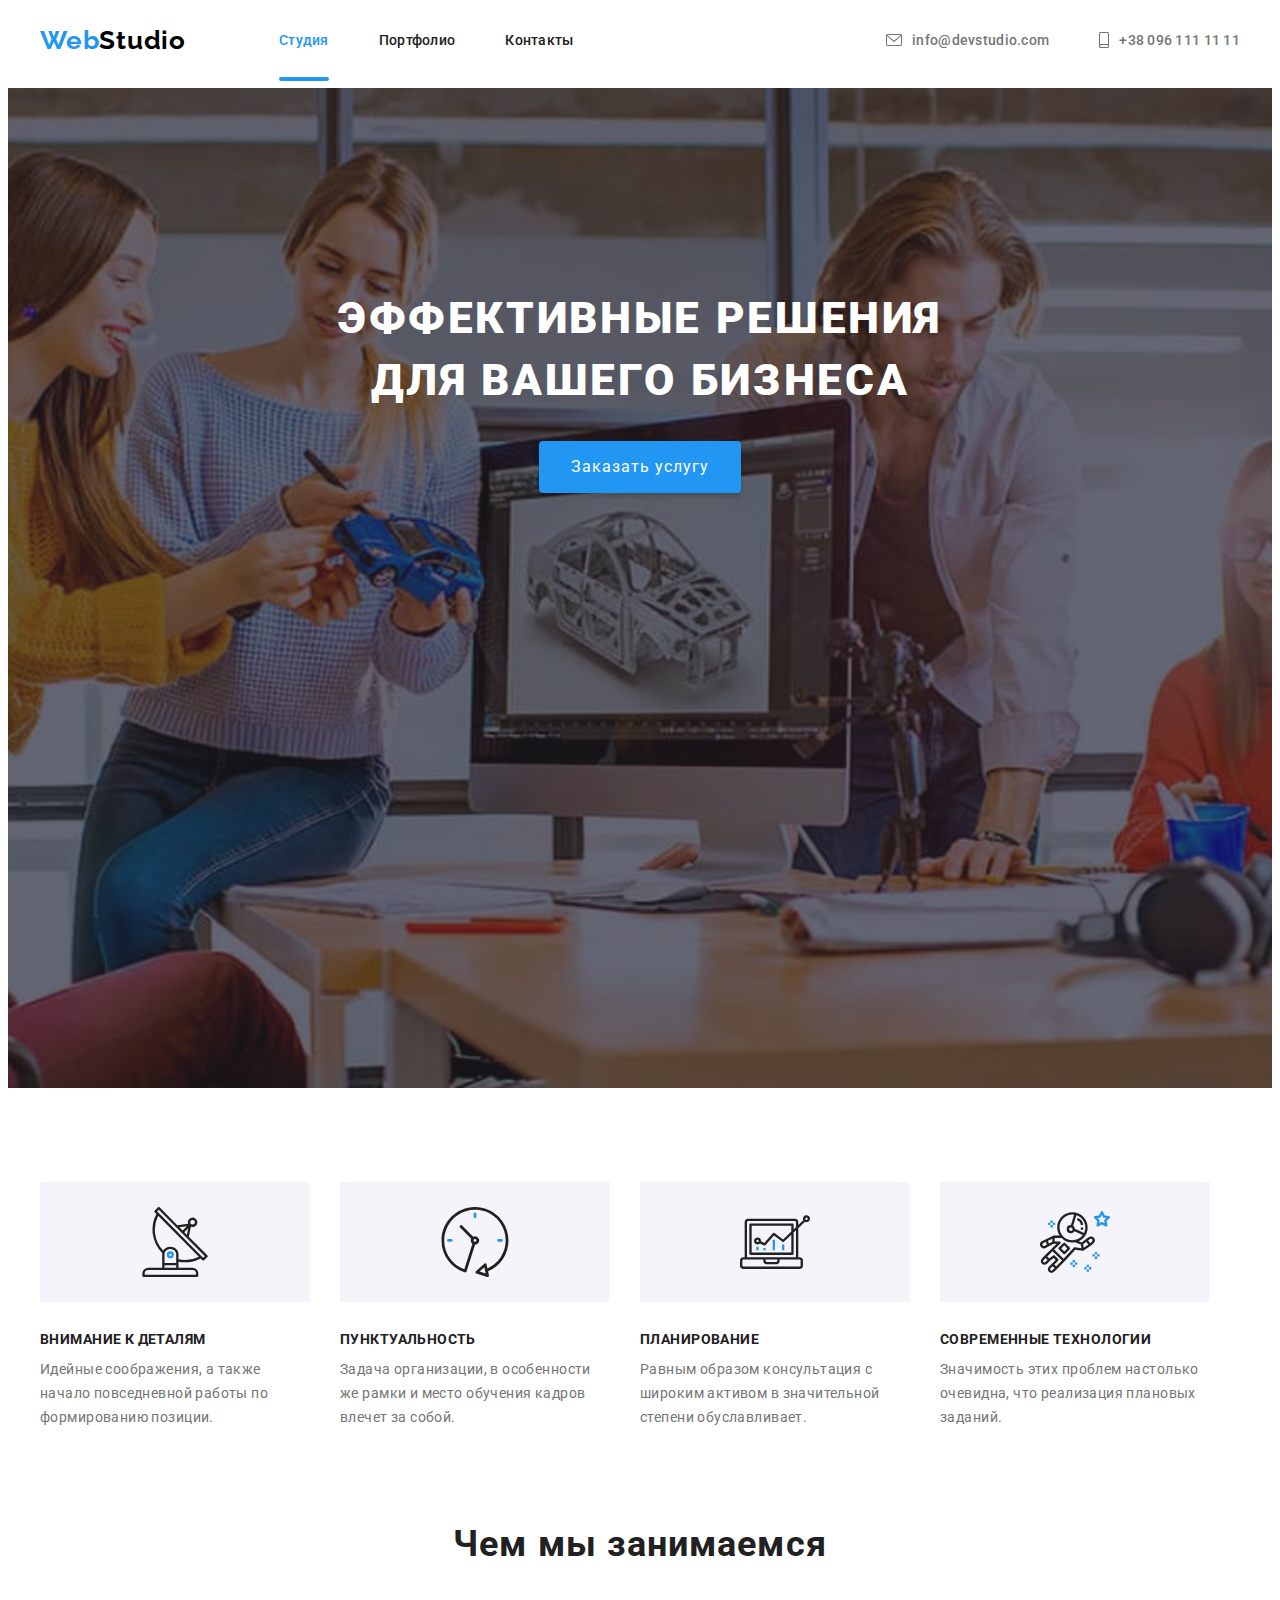
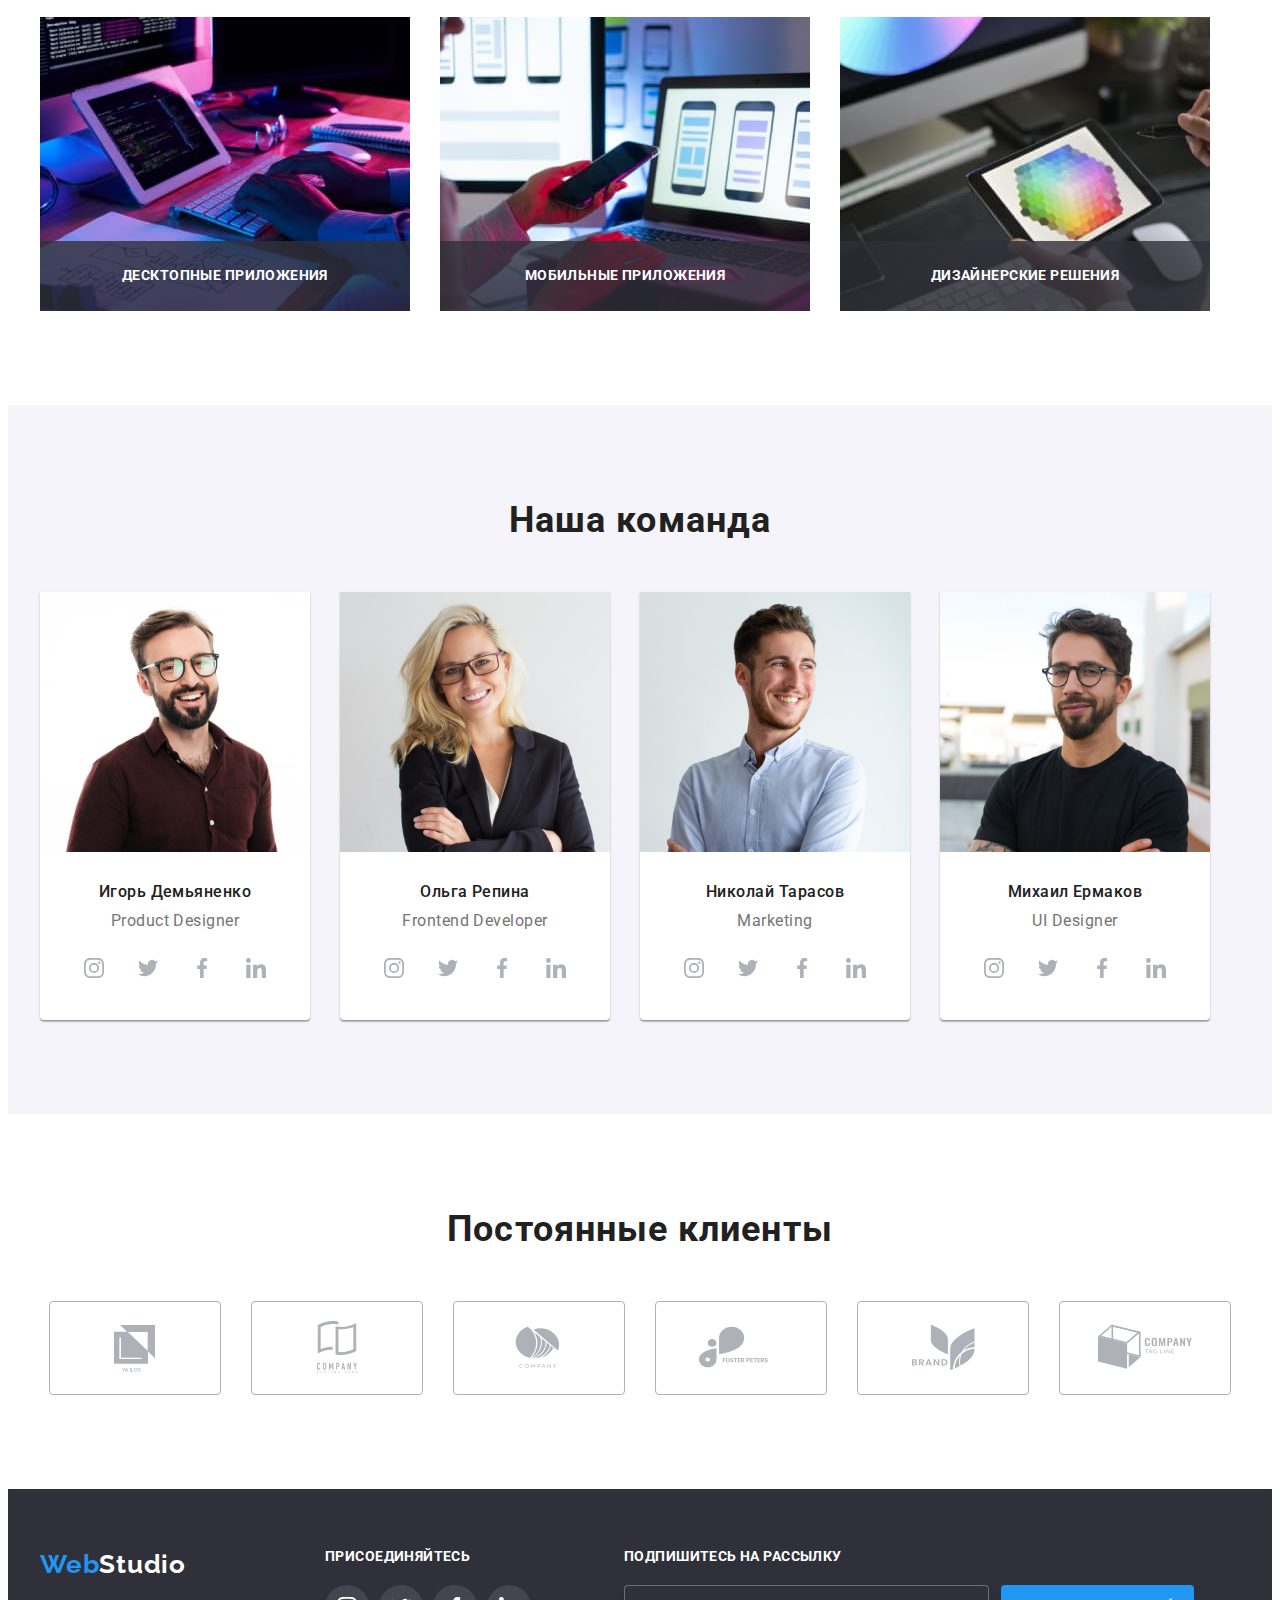
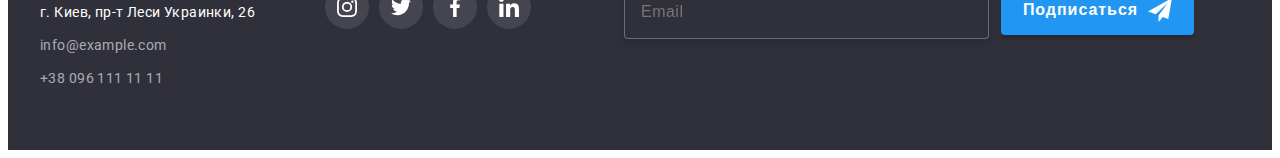
<file: index.html>
<!DOCTYPE html>
<html lang="ru">
  <head>
    <meta charset="UTF-8" />
    <meta http-equiv="X-UA-Compatible" content="IE=edge" />
    <meta name="viewport" content="width=device-width, initial-scale=1.0" />
    <title>Document</title>
    <link
      href="https://fonts.googleapis.com/css2?family=Raleway:wght@700&family=Roboto:wght@400;500;700;900&display=swap"
      rel="stylesheet"
    />
    <link
      rel="stylesheet"
      href="https://cdnjs.cloudflare.com/ajax/libs/modern-normalize/1.1.0/modern-normalize.min.css"
      integrity="sha512-wpPYUAdjBVSE4KJnH1VR1HeZfpl1ub8YT/NKx4PuQ5NmX2tKuGu6U/JRp5y+Y8XG2tV+wKQpNHVUX03MfMFn9Q=="
      crossorigin="anonymous"
      referrerpolicy="no-referrer"
    />
    <link rel="stylesheet" href="./css/reset.css" />
    <link rel="stylesheet" href="./css/styles.css" />
  </head>
  <body>
    <!-- HEADER SECTION -->

    <header class="page-header">
      <!-- HEADER LOGO -->

      <div class="container main-menu">
        <a class="logo" href="./index.html"
          ><span class="logo-web">Web</span>Studio</a
        >

        <!-- HEADER MENU NAVIGATION   -->

        <nav>
          <ul class="site-nav list">
            <li class="item">
              <a href="./index.html" class="link site-nav-link active"
                >Студия</a
              >
            </li>
            <li class="item">
              <a href="./portfolio.html" class="link site-nav-link"
                >Портфолио</a
              >
            </li>
            <li class="item">
              <a href="" class="link site-nav-link">Контакты</a>
            </li>
          </ul>
        </nav>

        <!-- HEADER CONTACTS SECTIONS -->

        <ul class="site-nav-contacts list">
          <li class="contacts-display">
            <a href="mailto:info@devstudio.com" class="link site-contacts-link">
              <svg class="icon-envelope">
                <use href="./images/icons.svg#icon-envelope"></use>
              </svg>
              info@devstudio.com</a
            >
          </li>
          <li class="contacts-display">
            <a href="tel:+380961111111" class="link site-contacts-link">
              <svg class="icon-smartphone">
                <use href="./images/icons.svg#icon-smartphone"></use>
              </svg>
              +38 096 111 11 11</a
            >
          </li>
        </ul>
      </div>
    </header>

    <!-- MAIN/UNIQUES WEBPAGE CONTENT -->

    <main>
      <!-- HERO SECTION -->

      <section class="hero">
        <h1 class="hero-title">Эффективные решения для вашего бизнеса</h1>
        <button class="hero-button" type="button" data-modal-open>
          Заказать услугу
        </button>
      </section>

      <!-- OUR STRONG SIDES SECTION -->

      <section class="section">
        <h2 class="visually-hidden">Наши сильные стороны</h2>
        <div class="container">
          <ul class="flex-container list">
            <li class="flex-element">
              <div class="whatwedo-icons">
                <svg class="whatwedo-icons-item">
                  <use href="./images/icons.svg#icon-antenna"></use>
                </svg>
              </div>
              <h3 class="subsection-title">Внимание к деталям</h3>
              <p>
                Идейные соображения, а также начало повседневной работы по
                формированию позиции.
              </p>
            </li>
            <li class="flex-element">
              <div class="whatwedo-icons">
                <svg class="whatwedo-icons-item">
                  <use href="./images/icons.svg#icon-vector"></use>
                </svg>
              </div>
              <h3 class="subsection-title">Пунктуальность</h3>
              <p>
                Задача организации, в особенности же рамки и место обучения
                кадров влечет за собой.
              </p>
            </li>
            <li class="flex-element">
              <div class="whatwedo-icons">
                <svg class="whatwedo-icons-item">
                  <use href="./images/icons.svg#icon-diagram"></use>
                </svg>
              </div>
              <h3 class="subsection-title">Планирование</h3>
              <p>
                Равным образом консультация с широким активом в значительной
                степени обуславливает.
              </p>
            </li>
            <li class="flex-element">
              <div class="whatwedo-icons">
                <svg class="whatwedo-icons-item">
                  <use href="./images/icons.svg#icon-astronaut"></use>
                </svg>
              </div>
              <h3 class="subsection-title">Современные технологии</h3>
              <p>
                Значимость этих проблем настолько очевидна, что реализация
                плановых заданий.
              </p>
            </li>
          </ul>
        </div>
      </section>

      <!-- WHAT WE DO SECTION-->

      <section>
        <div class="container whatwedo">
          <h2 class="section-title">Чем мы занимаемся</h2>
          <ul class="whatwedo-list list">
            <li class="whatwedo-pictures">
              <img
                src="././images/whatwedo/whatwedo-1.jpg"
                alt="Картинка 1"
                width="370"
              />
              <div class="whatwedo-layer">
                <p class="whatwedo-layer-text">Десктопные приложения</p>
              </div>
              <!-- </div> -->
            </li>
            <li class="whatwedo-pictures">
              <img
                src="././images/whatwedo/whatwedo-2.jpg"
                alt="Картинка 2"
                width="370"
              />
              <div class="whatwedo-layer">
                <p class="whatwedo-layer-text">Мобильные приложения</p>
              </div>
            </li>
            <li class="whatwedo-pictures">
              <img
                src="././images/whatwedo/whatwedo-3.jpg"
                alt="Картинка 3"
                width="370"
              />
              <div class="whatwedo-layer">
                <p class="whatwedo-layer-text">Дизайнерские решения</p>
              </div>
            </li>
          </ul>
        </div>
      </section>

      <!-- OUR TEAM SECTION -->

      <section class="section team">
        <div class="container">
          <h2 class="section-title">Наша команда</h2>
          <ul class="flex-container team list">
            <li class="flex-element-team">
              <img
                src="././images/ourteam/ourteam-1.jpg"
                alt="Игорь Демьяненко"
                width="270"
              />
              <div class="team-description">
                <h3 class="team-names">Игорь Демьяненко</h3>
                <p class="team-professions">Product Designer</p>
                <!-- SOCIAL ICONS -->
                <ul class="team-social">
                  <li class="team-item">
                    <a
                      class="team-link"
                      href="https://www.instagram.com/"
                      target="_blank"
                      rel="noopener noreferrer"
                      aria-label="Instragram Icon"
                    >
                      <svg class="team-icon">
                        <use href="./images/icons.svg#icon-instagram"></use>
                      </svg>
                    </a>
                  </li>
                  <li class="team-item">
                    <a
                      class="team-link"
                      href="https://twitter.com/?lang=en"
                      target="_blank"
                      rel="noopener noreferrer"
                      aria-label="Twitter Icon"
                    >
                      <svg class="team-icon">
                        <use href="./images/icons.svg#icon-twitter"></use>
                      </svg>
                    </a>
                  </li>
                  <li class="team-item">
                    <a
                      class="team-link"
                      href="https://twitter.com/?lang=en"
                      target="_blank"
                      rel="noopener noreferrer"
                      aria-label="Facebook Icon"
                    >
                      <svg class="team-icon">
                        <use href="./images/icons.svg#icon-facebook"></use>
                      </svg>
                    </a>
                  </li>
                  <li class="team-item">
                    <a
                      class="team-link"
                      href="https://www.linkedin.com/"
                      target="_blank"
                      rel="noopener noreferrer"
                      aria-label="LinkedIn Icon"
                    >
                      <svg class="team-icon">
                        <use href="./images/icons.svg#icon-linkedin"></use>
                      </svg>
                    </a>
                  </li>
                </ul>
              </div>
            </li>
            <li class="flex-element-team">
              <img
                src="././images/ourteam/ourteam-2.jpg"
                alt="Ольга Репина"
                width="270"
              />
              <div class="team-description">
                <h3 class="team-names">Ольга Репина</h3>
                <p class="team-professions">Frontend Developer</p>
                <!-- SOCIAL ICONS -->
                <ul class="team-social">
                  <li class="team-item">
                    <a
                      class="team-link"
                      href="https://www.instagram.com/"
                      target="_blank"
                      rel="noopener noreferrer"
                      aria-label="Instragram Icon"
                    >
                      <svg class="team-icon">
                        <use href="./images/icons.svg#icon-instagram"></use>
                      </svg>
                    </a>
                  </li>
                  <li class="team-item">
                    <a
                      class="team-link"
                      href="https://twitter.com/?lang=en"
                      target="_blank"
                      rel="noopener noreferrer"
                      aria-label="Twitter Icon"
                    >
                      <svg class="team-icon">
                        <use href="./images/icons.svg#icon-twitter"></use>
                      </svg>
                    </a>
                  </li>
                  <li class="team-item">
                    <a
                      class="team-link"
                      href="https://twitter.com/?lang=en"
                      target="_blank"
                      rel="noopener noreferrer"
                      aria-label="Facebook Icon"
                    >
                      <svg class="team-icon">
                        <use href="./images/icons.svg#icon-facebook"></use>
                      </svg>
                    </a>
                  </li>
                  <li class="team-item">
                    <a
                      class="team-link"
                      href="https://www.linkedin.com/"
                      target="_blank"
                      rel="noopener noreferrer"
                      aria-label="LinkedIn Icon"
                    >
                      <svg class="team-icon">
                        <use href="./images/icons.svg#icon-linkedin"></use>
                      </svg>
                    </a>
                  </li>
                </ul>
              </div>
            </li>
            <li class="flex-element-team">
              <img
                src="././images/ourteam/ourteam-3.jpg"
                alt="Николай Тарасов"
                width="270"
              />
              <div class="team-description">
                <h3 class="team-names">Николай Тарасов</h3>
                <p class="team-professions">Marketing</p>
                <!-- SOCIAL ICONS -->
                <ul class="team-social">
                  <li class="team-item">
                    <a
                      class="team-link"
                      href="https://www.instagram.com/"
                      target="_blank"
                      rel="noopener noreferrer"
                      aria-label="Instragram Icon"
                    >
                      <svg class="team-icon">
                        <use href="./images/icons.svg#icon-instagram"></use>
                      </svg>
                    </a>
                  </li>
                  <li class="team-item">
                    <a
                      class="team-link"
                      href="https://twitter.com/?lang=en"
                      target="_blank"
                      rel="noopener noreferrer"
                      aria-label="Twitter Icon"
                    >
                      <svg class="team-icon">
                        <use href="./images/icons.svg#icon-twitter"></use>
                      </svg>
                    </a>
                  </li>
                  <li class="team-item">
                    <a
                      class="team-link"
                      href="https://twitter.com/?lang=en"
                      target="_blank"
                      rel="noopener noreferrer"
                      aria-label="Facebook Icon"
                    >
                      <svg class="team-icon">
                        <use href="./images/icons.svg#icon-facebook"></use>
                      </svg>
                    </a>
                  </li>
                  <li class="team-item">
                    <a
                      class="team-link"
                      href="https://www.linkedin.com/"
                      target="_blank"
                      rel="noopener noreferrer"
                      aria-label="LinkedIn Icon"
                    >
                      <svg class="team-icon">
                        <use href="./images/icons.svg#icon-linkedin"></use>
                      </svg>
                    </a>
                  </li>
                </ul>
              </div>
            </li>
            <li class="flex-element-team">
              <img
                src="././images/ourteam/ourteam-4.jpg"
                alt="Михаил Ермаков"
                width="270"
              />
              <div class="team-description">
                <h3 class="team-names">Михаил Ермаков</h3>
                <p class="team-professions">UI Designer</p>
                <!-- SOCIAL ICONS -->
                <ul class="team-social">
                  <li class="team-item">
                    <a
                      class="team-link"
                      href="https://www.instagram.com/"
                      target="_blank"
                      rel="noopener noreferrer"
                      aria-label="Instragram Icon"
                    >
                      <svg class="team-icon">
                        <use href="./images/icons.svg#icon-instagram"></use>
                      </svg>
                    </a>
                  </li>
                  <li class="team-item">
                    <a
                      class="team-link"
                      href="https://twitter.com/?lang=en"
                      target="_blank"
                      rel="noopener noreferrer"
                      aria-label="Twitter Icon"
                    >
                      <svg class="team-icon">
                        <use href="./images/icons.svg#icon-twitter"></use>
                      </svg>
                    </a>
                  </li>
                  <li class="team-item">
                    <a
                      class="team-link"
                      href="https://twitter.com/?lang=en"
                      target="_blank"
                      rel="noopener noreferrer"
                      aria-label="Facebook Icon"
                    >
                      <svg class="team-icon">
                        <use href="./images/icons.svg#icon-facebook"></use>
                      </svg>
                    </a>
                  </li>
                  <li class="team-item">
                    <a
                      class="team-link"
                      href="https://www.linkedin.com/"
                      target="_blank"
                      rel="noopener noreferrer"
                      aria-label="LinkedIn Icon"
                    >
                      <svg class="team-icon">
                        <use href="./images/icons.svg#icon-linkedin"></use>
                      </svg>
                    </a>
                  </li>
                </ul>
              </div>
            </li>
          </ul>
        </div>
      </section>
    </main>

    <!-- OUR CUSTOMERS SECTION -->

    <section class="section">
      <div class="container">
        <h2 class="section-title">Постоянные клиенты</h2>
        <ul class="customers-list">
          <li class="customers-items">
            <a
              class="customers-link"
              href=""
              target="_blank"
              rel="noopener noreferrer"
              aria-label="Our client 1"
            >
              <svg class="customers-icon">
                <use href="./images/icons.svg#icon-client1"></use>
              </svg>
            </a>
          </li>
          <li class="customers-items">
            <a
              class="customers-link"
              href=""
              target="_blank"
              rel="noopener noreferrer"
              aria-label="Our client 2"
            >
              <svg class="customers-icon">
                <use href="./images/icons.svg#icon-client2"></use>
              </svg>
            </a>
          </li>
          <li class="customers-items">
            <a
              class="customers-link"
              href=""
              target="_blank"
              rel="noopener noreferrer"
              aria-label="Our client 3"
            >
              <svg class="customers-icon">
                <use href="./images/icons.svg#icon-client3"></use>
              </svg>
            </a>
          </li>
          <li class="customers-items">
            <a
              class="customers-link"
              href=""
              target="_blank"
              rel="noopener noreferrer"
              aria-label="Our client 4"
            >
              <svg class="customers-icon">
                <use href="./images/icons.svg#icon-client4"></use>
              </svg>
            </a>
          </li>
          <li class="customers-items">
            <a
              class="customers-link"
              href=""
              target="_blank"
              rel="noopener noreferrer"
              aria-label="Our client 5"
            >
              <svg class="customers-icon">
                <use href="./images/icons.svg#icon-client5"></use>
              </svg>
            </a>
          </li>
          <li class="customers-items">
            <a
              class="customers-link"
              href=""
              target="_blank"
              rel="noopener noreferrer"
              aria-label="Our client "
            >
              <svg class="customers-icon">
                <use href="./images/icons.svg#icon-client6"></use>
              </svg>
            </a>
          </li>
        </ul>
      </div>
    </section>

    <!-- PAGE FOOTER SECTION-->

    <footer class="footer">
      <div class="container">
        <div class="footer-container">
          <div class="footer-address">
            <div class="logo-footer">
              <a class="logo" href=""
                ><span class="logo-web">Web</span
                ><span class="logo-studio-footer">Studio</span></a
              >
            </div>
            <address>
              <p class="contacts-items addess-footer">
                г. Киев, пр-т Леси Украинки, 26
              </p>
              <a
                class="contacts-items contacts-footer link"
                href="mailto:info@example.com"
                >info@example.com</a
              >
              <a
                class="contacts-items contacts-footer link"
                href="tel:+380961111111"
                >+38 096 111 11 11</a
              >
            </address>
          </div>

          <!-- FOOTER JOIN US SECTION -->

          <div>
            <p class="join-us-title">Присоединяйтесь</p>
            <ul class="join-us-list">
              <li class="join-us-item">
                <a
                  class="join-us-link"
                  href="https://www.instagram.com/"
                  target="_blank"
                  rel="noopener noreferrer"
                  aria-label="Instragram Icon"
                >
                  <svg class="join-us-icon">
                    <use href="./images/icons.svg#icon-instagram"></use>
                  </svg>
                </a>
              </li>
              <li class="join-us-item">
                <a
                  class="join-us-link"
                  href="https://twitter.com/?lang=en"
                  target="_blank"
                  rel="noopener noreferrer"
                  aria-label="Twitter Icon"
                >
                  <svg class="join-us-icon">
                    <use href="./images/icons.svg#icon-twitter"></use>
                  </svg>
                </a>
              </li>
              <li class="join-us-item">
                <a
                  class="join-us-link"
                  href="https://twitter.com/?lang=en"
                  target="_blank"
                  rel="noopener noreferrer"
                  aria-label="Facebook Icon"
                >
                  <svg class="join-us-icon">
                    <use href="./images/icons.svg#icon-facebook"></use>
                  </svg>
                </a>
              </li>
              <li class="join-us-item">
                <a
                  class="join-us-link"
                  href="https://www.linkedin.com/"
                  target="_blank"
                  rel="noopener noreferrer"
                  aria-label="LinkedIn Icon"
                >
                  <svg class="join-us-icon">
                    <use href="./images/icons.svg#icon-linkedin"></use>
                  </svg>
                </a>
              </li>
            </ul>
          </div>

          <!-- SIGN UP FOOTER -->

          <form action="#" class="sign-up-form" autocomplete="off">
            <p class="sign-up-title">Подпишитесь на рассылку</p>
            <div class="sign-up-field">
              <input
                class="sign-up-input"
                type="email"
                name="email"
                placeholder="Email"
              />
              <button class="sign-up-button" type="submit">
                Подписаться
                <svg class="sign-up-icon">
                  <use href="./images/icons.svg#icon-telegram"></use>
                </svg>
              </button>
            </div>
          </form>
        </div>
      </div>
    </footer>

    <!-- MODAL WINDOW "MAKE AN ORDER" BUTTON -->

    <div class="backdrop is-hidden" data-modal>
      <div class="modal">
        <!-- MODAL FORM CLOSE BUTTON -->

        <button class="modal-close-button" data-modal-close>
          <svg class="icon-close-button">
            <use href="./images/icons.svg#icon-close-button"></use>
          </svg>
        </button>

        <!-- MODAL SUBMIT FORM -->

        <p class="modal-header">Оставьте свои данные, мы вам перезвоним</p>
        <form action="#" class="modal-form" autocomplete="off">
          <label class="modal-label"
            >Имя
            <span class="modal-field">
              <input class="modal-input" type="text" name="name" required />
              <svg class="modal-icon">
                <use href="./images/icons.svg#icon-modal-name"></use>
              </svg>
            </span>
          </label>
          <label class="modal-label"
            >Телефон
            <span class="modal-field">
              <input
                class="modal-input"
                type="tel"
                name="phone-number"
                required
              />
              <svg class="modal-icon">
                <use href="./images/icons.svg#icon-modal-phone"></use>
              </svg>
            </span>
          </label>
          <label class="modal-label"
            >Почта
            <span class="modal-field">
              <input class="modal-input" type="email" name="email" />
              <svg class="modal-icon">
                <use href="./images/icons.svg#icon-modal-email"></use>
              </svg>
            </span>
          </label>
          <label class="modal-label">
            Комментарий
            <textarea
              class="modal-field-comment"
              name="feedback"
              placeholder="Введите текст"
            ></textarea>
          </label>
          <label class="modal-checkbox">
            <input
              class="checkbox visually-hidden"
              type="checkbox"
              name="terms"
              value="terms"
              required
            />
            <span class="checkbox-icon"></span>
            Соглашаюсь с рассылкой и принимаю
            <a class="terms" href=""> Условия договора </a>
          </label>
          <button class="modal-button" type="submit">Отправить</button>
        </form>
      </div>
    </div>

    <!-- MODAL JS FILE -->

    <script src="./js/modal.js"></script>
  </body>
</html>
</file>
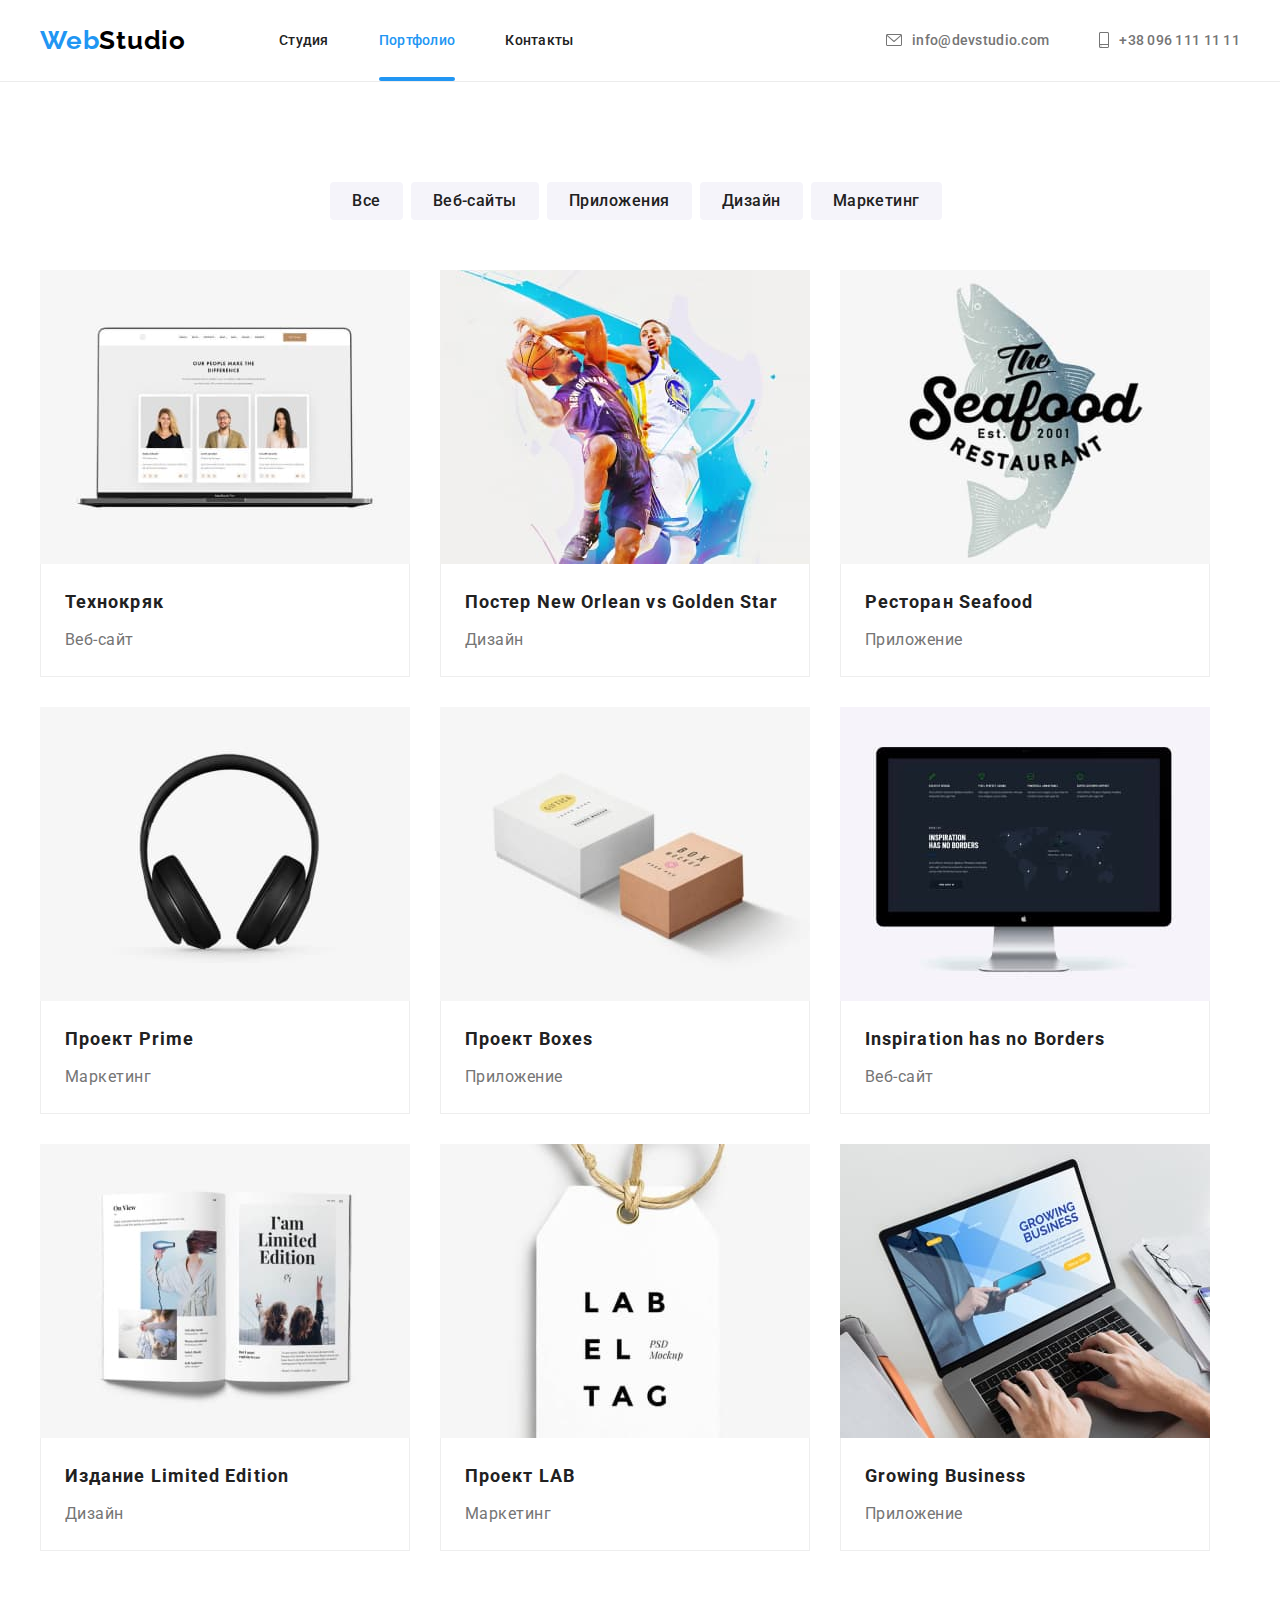
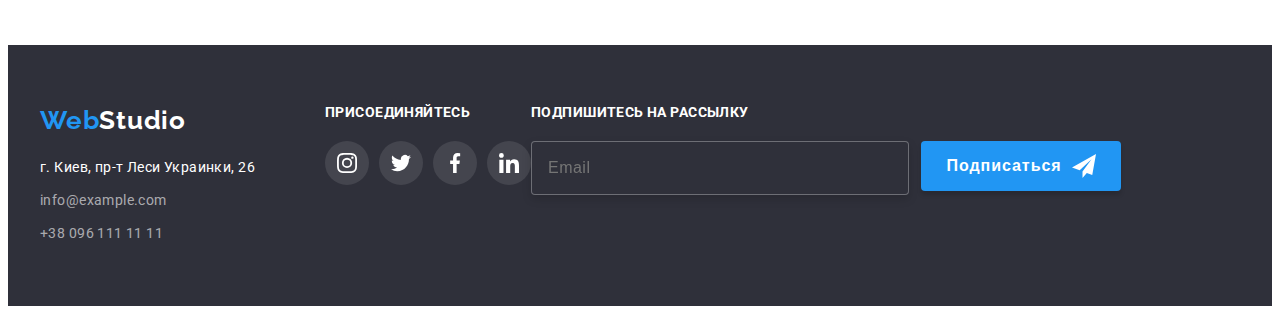
<file: portfolio.html>
<!DOCTYPE html>
<html lang="ru">
  <head>
    <meta charset="UTF-8" />
    <meta http-equiv="X-UA-Compatible" content="IE=edge" />
    <meta name="viewport" content="width=device-width, initial-scale=1.0" />
    <title>Document</title>
    <link
      href="https://fonts.googleapis.com/css2?family=Raleway:wght@700&family=Roboto:wght@400;500;700;900&display=swap"
      rel="stylesheet"
    />
    <link
      rel="stylesheet"
      href="https://cdnjs.cloudflare.com/ajax/libs/modern-normalize/1.1.0/modern-normalize.min.css"
      integrity="sha512-wpPYUAdjBVSE4KJnH1VR1HeZfpl1ub8YT/NKx4PuQ5NmX2tKuGu6U/JRp5y+Y8XG2tV+wKQpNHVUX03MfMFn9Q=="
      crossorigin="anonymous"
      referrerpolicy="no-referrer"
    />
    <link rel="stylesheet" href="./css/reset.css" />
    <link rel="stylesheet" href="./css/styles.css" />
  </head>
  <body>
    <!-- HEADER SECTION -->

    <header class="page-header portfolio-header">
      <!-- HEADER LOGO -->

      <div class="container main-menu">
        <a class="logo" href="./index.html"
          ><span class="logo-web">Web</span>Studio</a
        >

        <!-- HEADER MENU NAVIGATION   -->

        <nav>
          <ul class="site-nav list">
            <li class="item">
              <a href="./index.html" class="link site-nav-link">Студия</a>
            </li>
            <li class="item">
              <a href="./portfolio.html" class="link site-nav-link active"
                >Портфолио</a
              >
            </li>
            <li class="item">
              <a href="" class="link site-nav-link">Контакты</a>
            </li>
          </ul>
        </nav>

        <!-- HEADER CONTACTS SECTIONS -->

        <ul class="site-nav-contacts list">
          <li class="contacts-display">
            <a href="mailto:info@devstudio.com" class="link site-contacts-link">
              <svg class="icon-envelope">
                <use href="./images/icons.svg#icon-envelope"></use>
              </svg>
              info@devstudio.com</a
            >
          </li>
          <li class="contacts-display">
            <a href="tel:+380961111111" class="link site-contacts-link">
              <svg class="icon-smartphone">
                <use href="./images/icons.svg#icon-smartphone"></use>
              </svg>
              +38 096 111 11 11</a
            >
          </li>
        </ul>
      </div>
    </header>

    <!-- MAIN/UNIQUES WEBPAGE CONTENT -->

    <main>
      <section class="section">
        <!-- PORTFOLIO SECTION HEADER -->

        <div class="container">
          <!-- PORTFOLIO FILTERS -->

          <ul class="portfolio-button-container list">
            <li class="portfolio-button-item">
              <button class="portfolio-button" type="button">Все</button>
            </li>
            <li class="portfolio-button-item">
              <button class="portfolio-button" type="button">Веб-сайты</button>
            </li>
            <li class="portfolio-button-item">
              <button class="portfolio-button" type="button">Приложения</button>
            </li>
            <li class="portfolio-button-item">
              <button class="portfolio-button" type="button">Дизайн</button>
            </li>
            <li class="portfolio-button-item">
              <button class="portfolio-button" type="button">Маркетинг</button>
            </li>
          </ul>

          <!-- PORTFOLIO MAIN SECTION - WORK EXAMPLES -->

          <div class="flex-container">
            <ul class="flex-element-portfolio list">
              <li class="works">
                <div class="works-pictures">
                  <img
                    src="././images/portfolio/1-technokryak.jpg"
                    alt="Technokryak Website"
                    width="370"
                  />
                  <p class="works-overlay">
                    Lorem ipsum, dolor sit amet consectetur adipisicing elit.
                    Possimus sapiente deleniti nam aliquid fugiat officia
                    debitis, rem vitae quod tempore.
                  </p>
                </div>
                <div class="works-description">
                  <h2 class="works-title">Технокряк</h2>
                  <p class="works-text">Веб-сайт</p>
                </div>
              </li>
              <li class="works">
                <div class="works-pictures">
                  <img
                    src="././images/portfolio/2-poster.jpg"
                    alt="New Orlean vs Golden Star Poster Design"
                    width="370"
                  />
                  <p class="works-overlay">
                    Lorem ipsum, dolor sit amet consectetur adipisicing elit.
                    Possimus sapiente deleniti nam aliquid fugiat officia
                    debitis, rem vitae quod tempore.
                  </p>
                </div>
                <div class="works-description">
                  <h2 class="works-title">Постер New Orlean vs Golden Star</h2>
                  <p class="works-text">Дизайн</p>
                </div>
              </li>
              <li class="works">
                <div class="works-pictures">
                  <img
                    src="././images/portfolio/3-seafoodrest.jpg"
                    alt="Seafood Restaurant Application"
                    width="370"
                  />
                  <p class="works-overlay">
                    Lorem ipsum, dolor sit amet consectetur adipisicing elit.
                    Possimus sapiente deleniti nam aliquid fugiat officia
                    debitis, rem vitae quod tempore.
                  </p>
                </div>
                <div class="works-description">
                  <h2 class="works-title">Ресторан Seafood</h2>
                  <p class="works-text">Приложение</p>
                </div>
              </li>
              <li class="works">
                <div class="works-pictures">
                  <img
                    src="././images/portfolio/4-projectprime.jpg"
                    alt="Prime Project Marketing"
                    width="370"
                  />
                  <p class="works-overlay">
                    Lorem ipsum, dolor sit amet consectetur adipisicing elit.
                    Possimus sapiente deleniti nam aliquid fugiat officia
                    debitis, rem vitae quod tempore.
                  </p>
                </div>
                <div class="works-description">
                  <h2 class="works-title">Проект Prime</h2>
                  <p class="works-text">Маркетинг</p>
                </div>
              </li>
              <li class="works">
                <div class="works-pictures">
                  <img
                    src="././images/portfolio/5-projectboxes.jpg"
                    alt="Boxes Project Application"
                    width="370"
                  />
                  <p class="works-overlay">
                    Lorem ipsum, dolor sit amet consectetur adipisicing elit.
                    Possimus sapiente deleniti nam aliquid fugiat officia
                    debitis, rem vitae quod tempore.
                  </p>
                </div>
                <div class="works-description">
                  <h2 class="works-title">Проект Boxes</h2>
                  <p class="works-text">Приложение</p>
                </div>
              </li>
              <li class="works">
                <div class="works-pictures">
                  <img
                    src="././images/portfolio/6-inspiration.jpg"
                    alt="Inspiration has no Borders"
                    width="370"
                  />
                  <p class="works-overlay">
                    Lorem ipsum, dolor sit amet consectetur adipisicing elit.
                    Possimus sapiente deleniti nam aliquid fugiat officia
                    debitis, rem vitae quod tempore.
                  </p>
                </div>
                <div class="works-description">
                  <h2 class="works-title">Inspiration has no Borders</h2>
                  <p class="works-text">Веб-сайт</p>
                </div>
              </li>
              <li class="works">
                <div class="works-pictures">
                  <img
                    src="././images/portfolio/7-limitededition.jpg"
                    alt="Limited Edition Design"
                    width="370"
                  />
                  <p class="works-overlay">
                    Lorem ipsum, dolor sit amet consectetur adipisicing elit.
                    Possimus sapiente deleniti nam aliquid fugiat officia
                    debitis, rem vitae quod tempore.
                  </p>
                </div>
                <div class="works-description">
                  <h2 class="works-title">Издание Limited Edition</h2>
                  <p class="works-text">Дизайн</p>
                </div>
              </li>
              <li class="works">
                <div class="works-pictures">
                  <img
                    src="././images/portfolio/8-projectlab.jpg"
                    alt="LAB Project Marketing"
                    width="370"
                  />
                  <p class="works-overlay">
                    Lorem ipsum, dolor sit amet consectetur adipisicing elit.
                    Possimus sapiente deleniti nam aliquid fugiat officia
                    debitis, rem vitae quod tempore.
                  </p>
                </div>
                <div class="works-description">
                  <h2 class="works-title">Проект LAB</h2>
                  <p class="works-text">Маркетинг</p>
                </div>
              </li>
              <li class="works">
                <div class="works-pictures">
                  <img
                    src="././images/portfolio/9-business.jpg"
                    alt="Growing Business Application"
                    width="370"
                  />
                  <p class="works-overlay">
                    Lorem ipsum, dolor sit amet consectetur adipisicing elit.
                    Possimus sapiente deleniti nam aliquid fugiat officia
                    debitis, rem vitae quod tempore.
                  </p>
                </div>
                <div class="works-description">
                  <h2 class="works-title">Growing Business</h2>
                  <p class="works-text">Приложение</p>
                </div>
              </li>
            </ul>
          </div>
        </div>
      </section>
    </main>

    <!-- PAGE FOOTER SECTION-->

    <footer class="footer">
      <div class="container">
        <div class="footer-container">
          <div class="footer-address">
            <div class="logo-footer">
              <a class="logo" href=""
                ><span class="logo-web">Web</span
                ><span class="logo-studio-footer">Studio</span></a
              >
            </div>
            <address>
              <p class="contacts-items addess-footer">
                г. Киев, пр-т Леси Украинки, 26
              </p>
              <a
                class="contacts-items contacts-footer link"
                href="mailto:info@example.com"
                >info@example.com</a
              >
              <a
                class="contacts-items contacts-footer link"
                href="tel:+380961111111"
                >+38 096 111 11 11</a
              >
            </address>
          </div>

          <!-- FOOTER JOIN US SECTION -->

          <div>
            <p class="join-us-title">Присоединяйтесь</p>
            <ul class="join-us-list">
              <li class="join-us-item">
                <a
                  class="join-us-link"
                  href="https://www.instagram.com/"
                  target="_blank"
                  rel="noopener noreferrer"
                  aria-label="Instragram Icon"
                >
                  <svg class="join-us-icon">
                    <use href="./images/icons.svg#icon-instagram"></use>
                  </svg>
                </a>
              </li>
              <li class="join-us-item">
                <a
                  class="join-us-link"
                  href="https://twitter.com/?lang=en"
                  target="_blank"
                  rel="noopener noreferrer"
                  aria-label="Twitter Icon"
                >
                  <svg class="join-us-icon">
                    <use href="./images/icons.svg#icon-twitter"></use>
                  </svg>
                </a>
              </li>
              <li class="join-us-item">
                <a
                  class="join-us-link"
                  href="https://twitter.com/?lang=en"
                  target="_blank"
                  rel="noopener noreferrer"
                  aria-label="Facebook Icon"
                >
                  <svg class="join-us-icon">
                    <use href="./images/icons.svg#icon-facebook"></use>
                  </svg>
                </a>
              </li>
              <li class="join-us-item">
                <a
                  class="join-us-link"
                  href="https://www.linkedin.com/"
                  target="_blank"
                  rel="noopener noreferrer"
                  aria-label="LinkedIn Icon"
                >
                  <svg class="join-us-icon">
                    <use href="./images/icons.svg#icon-linkedin"></use>
                  </svg>
                </a>
              </li>
            </ul>
          </div>

          <!-- SIGN UP FOOTER -->

          <div class="sign-up-section">
            <p class="sign-up-title">Подпишитесь на рассылку</p>
            <div class="sign-up-field">
              <input
                class="sign-up-input"
                type="email"
                name="email"
                placeholder="Email"
                autocomplete="off"
              />
              <button class="sign-up-button">
                Подписаться
                <svg class="sign-up-icon">
                  <use href="./images/icons.svg#icon-telegram"></use>
                </svg>
              </button>
            </div>
          </div>
        </div>
      </div>
    </footer>
  </body>
</html>
</file>
<file: css/styles.css>
:root {
  --primary-text-color: #757575;
  --secondary-text-color: #ffffff;
  --title-text-color: #212121;
  --accent-color: #2196f3;
  --primary-bgd-color: #ffffff;
  --secondary-bgd-color: #2f303a;
  --third-bgd-color: #f5f4fa;
}

/* --secondary-font-family: "Raleway", sans-serif; */

body {
  font-family: "Roboto", sans-serif;
  font-size: 14px;
  line-height: 1.7;
  letter-spacing: 0.03em;
  color: var(--primary-text-color);
  background-color: var(--primary-bgd-color);
  padding-top: 80px;
}

/* UTILITES */

.link {
  text-decoration: none;
  transition: color 250ms cubic-bezier(0.4, 0, 0.2, 1);
}

.link:hover,
.link:focus,
.link:active {
  color: var(--accent-color);
}

.list {
  list-style: none;
}

.list .active {
  color: var(--accent-color);
}

.visually-hidden {
  position: absolute;
  white-space: nowrap;
  width: 1px;
  height: 1px;
  overflow: hidden;
  border: 0;
  padding: 0;
  clip: rect(0 0 0 0);
  clip-path: inset(50%);
  margin: -1px;
}

.container {
  width: 1200px;
  padding-left: 15px;
  padding-right: 15px;
  margin-left: auto;
  margin-right: auto;
}

.main-menu {
  display: flex;
  align-items: center;
}

.section {
  padding-top: 94px;
  padding-bottom: 94px;
}

/* WEBSITE LOGO */

.logo {
  font-family: "Raleway", sans-serif;
  font-weight: 700;
  font-size: 26px;
  line-height: 1.2;
  letter-spacing: 0.03em;
  text-decoration: none;
  color: #000000;
}

.logo-web {
  color: var(--accent-color);
}

/* HEADER */

.page-header {
  position: fixed;
  top: 0;
  left: 0;
  width: 100%;
  min-height: 80px;
  background-color: var(--primary-bgd-color);
  z-index: 1;
}

/* WEBSITE NAVIGATION SECTION */

.site-nav {
  display: flex;
  margin-left: 93px;

  font-weight: 500;
  font-size: 14px;
  line-height: 1.2;
  letter-spacing: 0.02em;
  color: var(--title-text-color);
}

.site-nav .item:not(:last-child) {
  margin-right: 50px;
}

.item {
  position: relative;
}

.site-nav-link {
  position: relative;

  display: block;
  padding-top: 32px;
  padding-bottom: 32px;

  font-weight: 500;
  font-size: 14px;
  line-height: 1.2;
  letter-spacing: 0.02em;
  color: var(--title-text-color);
}

.site-nav-link.active:after {
  position: absolute;
  top: calc(100% - 4px);
  left: 0;

  content: "";
  width: 100%;
  height: 4px;
  border-radius: 4px;
  background-color: var(--accent-color);
}

/* WEBSITE CONTACTS SECTION */

.site-nav-contacts {
  display: flex;
  margin-left: auto;
}

.site-nav-contacts .contacts-display:not(:last-child) {
  margin-right: 50px;
}

.site-contacts-link {
  display: flex;
  align-items: center;

  font-weight: 500;
  font-size: 14px;
  line-height: 1.2;
  letter-spacing: 0.02em;
  color: var(--primary-text-color);
}

.icon-envelope {
  width: 16px;
  height: 12px;
  fill: currentColor;
  cursor: pointer;
  margin-right: 10px;
  transition: fill 250ms cubic-bezier(0.4, 0, 0.2, 1);
}

.icon-envelope:hover,
.icon-envelope:focus,
.icon-envelope:active {
  fill: var(--accent-color);
}

.icon-smartphone {
  width: 10px;
  height: 16px;
  fill: currentColor;
  margin-right: 10px;
  transition: fill 250ms cubic-bezier(0.4, 0, 0.2, 1);
}

.icon-smartphone:hover,
.icon-smartphone:focus,
.icon-smartphone:active {
  fill: var(--accent-color);
}

/* HERO SECTION */

.hero {
  max-width: 1600px;
  height: 600px;
  margin-left: auto;
  margin-right: auto;

  background-color: var(--secondary-bgd-color);
  background-image: linear-gradient(
      to right,
      rgba(47, 48, 58, 0.4),
      rgba(47, 48, 58, 0.4)
    ),
    url(../images/hero-background.jpg);
  background-repeat: no-repeat;
  background-position: center;
  background-size: cover;

  text-align: center;
  padding: 200px 0px;
}

.hero-title {
  max-width: 696px;
  text-align: center;

  font-weight: 900;
  font-size: 44px;
  line-height: 1.4;
  letter-spacing: 0.06em;
  text-transform: uppercase;
  color: var(--secondary-text-color);

  margin-bottom: 30px;
  margin: 0 auto;
}

.hero-button {
  font-family: inherit;
  font-size: 16px;
  line-height: 2;
  text-align: center;
  letter-spacing: 0.06em;
  color: var(--secondary-text-color);
  background-color: var(--accent-color);
  box-shadow: 0px 4px 4px rgba(0, 0, 0, 0.15);
  border: none;

  min-width: 200px;
  min-height: 50px;
  border-radius: 4px;
  padding: 10px 32px;
  margin-top: 30px;
  transition: box-shadow 250ms cubic-bezier(0.4, 0, 0.2, 1);
}

.hero-button:hover,
.hero-button:focus,
.hero-button:active {
  box-shadow: inset 0 0 5px 2px rgba(0, 0, 0, 0.3);
}

/* OUR STRONG SIDES SECTION */

.flex-container {
  display: flex;
  flex-wrap: wrap;
  background-color: var(--primary-bgd-color);
  padding-left: 0;
}

.flex-element {
  width: 270px;
  margin-right: 30px;
}

.flex-element:first-child {
  margin-left: 0;
}

.flex-element:last-child {
  margin-right: 0;
}

.whatwedo-icons {
  display: flex;
  justify-content: center;
  align-items: center;
  width: 270px;
  height: 120px;
  background-color: var(--third-bgd-color);
  margin-bottom: 30px;
}

.whatwedo-icons-item {
  display: block;
  align-items: center;
  align-content: center;
  width: 70px;
  height: 70px;
}

.subsection-title {
  font-weight: 700;
  font-size: 14px;
  line-height: 1.14;
  letter-spacing: 0.03em;
  text-transform: uppercase;
  color: var(--title-text-color);
  margin-bottom: 10px;
}

/* WHAT WE DO SECTION */

.whatwedo {
  padding-bottom: 94px;
}

.section-title {
  font-weight: 700;
  font-size: 36px;
  line-height: 1.2;
  letter-spacing: 0.03em;
  color: var(--title-text-color);

  text-align: center;
  margin-bottom: 50px;
}

.whatwedo-list {
  display: flex;
}

.whatwedo-list {
  margin-right: 30px;
}

.whatwedo-pictures:not(:last-child) {
  margin-right: 30px;
}

.whatwedo-pictures {
  position: relative;
}

.whatwedo-layer {
  position: absolute;
  right: 0;
  bottom: 0;
  width: 100%;
  min-height: 70px;
  background-color: rgba(47, 48, 58, 0.8);
}

.whatwedo-layer-text {
  text-align: center;
  font-weight: 700;
  font-size: 14px;
  line-height: 1.14;
  letter-spacing: 0.03em;
  text-transform: uppercase;
  color: var(--secondary-text-color);
  padding: 27px 82px;
}

/* OUR TEAM SECTION */

.team {
  background-color: var(--third-bgd-color);
}

.flex-element-team {
  min-width: 270px;
  min-height: 428px;
  margin-right: 30px;
  box-shadow: 0px 1px 3px rgba(0, 0, 0, 0.12), 0px 1px 1px rgba(0, 0, 0, 0.14),
    0px 2px 1px rgba(0, 0, 0, 0.2);
  border-radius: 0px 0px 4px 4px;
  background-color: var(--primary-bgd-color);
}

.flex-element-team:last-child {
  margin-right: 0;
}

.team-description {
  text-align: center;
  padding: 30px 32px;
}

.team-names {
  font-weight: 500;
  font-size: 16px;
  line-height: 1.2;
  letter-spacing: 0.03em;
  color: var(--title-text-color);
  margin-bottom: 10px;
}

.team-professions {
  font-size: 16px;
  line-height: 1.2;
  letter-spacing: 0.03em;
  color: var(--primary-text-color);
  margin-bottom: 16px;
}
/* SOCIAL LINKS */

.team-social {
  display: flex;
  justify-content: center;
}

.team-item {
  display: flex;
  justify-content: center;
  margin-right: 10px;
}

.team-item:last-child {
  margin-right: 0;
}

.team-link {
  display: flex;
  justify-content: center;
  align-items: center;
  width: 44px;
  height: 44px;
  color: #afb1b8;
  border-radius: 50%;
  text-decoration: none;
  cursor: pointer;
  transition: color 250ms cubic-bezier(0.4, 0, 0.2, 1),
    fill 250ms cubic-bezier(0.4, 0, 0.2, 1),
    background-color 250ms cubic-bezier(0.4, 0, 0.2, 1);
}

.team-icon {
  width: 20px;
  height: 20px;
  fill: currentColor;
  cursor: pointer;
}

.team-link:hover,
.team-link:focus,
.team-link:active {
  color: var(--secondary-text-color);
  fill: var(--secondary-text-color);
  background-color: var(--accent-color);
}

/* OUR CUSTOMERS SECTION */

.customers-list {
  display: flex;
  justify-content: center;
  align-items: center;
  padding-left: auto;
  padding-right: auto;
}

.customers-items {
  margin-right: 30px;
}

.customers-items:last-child {
  margin-right: 0;
}

.customers-link {
  display: flex;
  justify-content: center;
  align-items: center;
  width: 170px;
  height: 92px;
  color: #afb1b8;
  border: 1px solid #afb1b8;
  border-radius: 4px;
  cursor: pointer;
  transition: color 250ms cubic-bezier(0.4, 0, 0.2, 1),
    border 250ms cubic-bezier(0.4, 0, 0.2, 1);
}

.customers-link:hover,
.customers-link:focus,
.customers-link:active {
  color: var(--accent-color);
  border: 1px solid var(--accent-color);
}

.customers-icon {
  width: 106px;
  height: 60px;
  fill: currentColor;
}

/* PAGE FOOTER SECTION */

.footer {
  background-color: var(--secondary-bgd-color);
  padding-top: 60px;
  padding-bottom: 60px;
}

.footer-container {
  display: flex;
  justify-content: flex-start;
  align-items: flex-start;
}

.footer-address {
  margin-right: 70px;
}

.logo-footer {
  margin-bottom: 20px;
}

.logo-studio-footer {
  color: var(--secondary-text-color);
}

.addess-footer {
  font-style: normal;
  font-size: 14px;
  line-height: 1.7;
  letter-spacing: 0.03em;
  color: var(--secondary-text-color);
  margin-bottom: 9px;
}

.contacts-items {
  display: block;
  margin-bottom: 9px;
}

.contacts-items:last-child {
  margin-bottom: 0;
}

.contacts-footer {
  font-style: normal;
  font-size: 14px;
  line-height: 1.7;
  letter-spacing: 0.03em;
  color: rgba(255, 255, 255, 0.6);
}

/* FOOTER JOIN US SECTION */

.join-us-title {
  font-weight: 700;
  font-size: 14px;
  line-height: 1.14;
  letter-spacing: 0.03em;
  text-transform: uppercase;
  color: var(--secondary-text-color);
  margin-bottom: 20px;
}

.join-us-list {
  display: flex;
  justify-content: flex-start;
}

.join-us-item {
  margin-right: 10px;
}

.join-us-item:last-child {
  margin-right: 0;
}

.join-us-link {
  display: flex;
  justify-content: center;
  align-items: center;
  width: 44px;
  height: 44px;
  background: rgba(255, 255, 255, 0.1);
  color: #ffffff;
  border-radius: 50%;
  text-decoration: none;
  cursor: pointer;
  transition: background-color 250ms cubic-bezier(0.4, 0, 0.2, 1);
}

.join-us-link:hover,
.join-us-link:focus,
.join-us-link:active {
  background-color: var(--accent-color);
}

.join-us-icon {
  width: 20px;
  height: 20px;
  fill: currentColor;
  cursor: pointer;
}

/* <!-- SIGN UP FOOTER --> */

.sign-up-form {
  display: block;
  /* justify-content: flex-start;
  align-items: flex-start; */
  width: 570px;
  height: 86px;
  margin-left: 93px;
}

.sign-up-title {
  width: 219px;
  height: 16px;
  font-weight: 700;
  font-size: 14px;
  line-height: 1.14;
  letter-spacing: 0.03em;
  text-transform: uppercase;
  color: var(--secondary-text-color);
  margin-bottom: 20px;
}

.sign-up-field {
  display: flex;
  justify-content: center;
  align-items: flex-start;
}

.sign-up-input {
  width: 358px;
  height: 50px;
  font-size: 16px;
  line-height: 1.25;
  letter-spacing: 0.03em;
  color: rgba(255, 255, 255, 0.6);
  background-color: var(--secondary-bgd-color);
  border: 1px solid rgba(255, 255, 255, 0.3);
  filter: drop-shadow(0px 4px 4px rgba(0, 0, 0, 0.15));
  border-radius: 4px;
  padding-left: 16px;
}

.sign-up-input:focus-within {
  border: 1px solid var(--third-bgd-color);
}

.sign-up-button {
  display: flex;
  justify-content: center;
  align-items: center;
  width: 200px;
  height: 50px;
  font-weight: 700;
  font-size: 16px;
  line-height: 1.87;
  letter-spacing: 0.06em;
  color: var(--secondary-text-color);
  background: var(--accent-color);
  box-shadow: 0px 4px 4px rgba(0, 0, 0, 0.15);
  border: none;
  border-radius: 4px;
  cursor: pointer;
  margin-left: 12px;
}

.sign-up-icon {
  width: 24px;
  height: 24px;
  fill: var(--secondary-text-color);
  background-color: var(--accent-color);
  margin-left: 10px;
}

.sign-up-button:hover,
.sign-up-button:focus,
.sign-up-button:active {
  box-shadow: inset 0 0 5px 2px rgba(0, 0, 0, 0.3);
}

/* PORTFOLIO PAGE SECTION */

.portfolio-header {
  border-bottom: 1px solid #ececec;
}

.portfolio-button-container {
  display: flex;
  justify-content: center;
  margin-bottom: 50px;
}

.portfolio-button-item {
  margin-right: 8px;
}

.portfolio-button {
  font-family: "Roboto", sans-serif;
  font-weight: 500;
  font-size: 16px;
  line-height: 1.6;
  text-align: center;
  letter-spacing: 0.03em;
  color: var(--title-text-color);
  background-color: var(--third-bgd-color);
  border: none;
  border-radius: 4px;
  cursor: pointer;

  padding: 6px 22px;

  transition: background-color 250ms cubic-bezier(0.4, 0, 0.2, 1),
    color 250ms cubic-bezier(0.4, 0, 0.2, 1),
    box-shadow 250ms cubic-bezier(0.4, 0, 0.2, 1);
}

.portfolio-button:hover,
.portfolio-button:focus,
.portfolio-button:active {
  background-color: var(--accent-color);
  color: #ffffff;
  box-shadow: 0px 3px 1px rgba(0, 0, 0, 0.1), 0px 1px 2px rgba(0, 0, 0, 0.08),
    0px 2px 2px rgba(0, 0, 0, 0.12);
}

.portfolio-button-text {
  font-weight: 500;
  font-size: 16px;
  line-height: 1.6;
  text-align: center;
  letter-spacing: 0.03em;
  color: var(--title-text-color);
}

.flex-element-portfolio {
  display: flex;
  flex-wrap: wrap;
  margin-right: 30px;
}

.flex-element-portfolio:last-child {
  margin-right: 0;
}

.works {
  margin-right: 30px;
  cursor: pointer;
  transition: box-shadow 250ms cubic-bezier(0.4, 0, 0.2, 1);
}

.works:nth-child(-n + 6) {
  margin-bottom: 30px;
}

.works:nth-child(3n + 3) {
  margin-right: 0;
}

.works:hover {
  box-shadow: 0px 1px 1px rgba(0, 0, 0, 0.12), 0px 4px 4px rgba(0, 0, 0, 0.06),
    1px 4px 6px rgba(0, 0, 0, 0.16);
}

/* ----- WORKS OVERLAY START ----- */

.works-pictures {
  position: relative;
  overflow: hidden;
}

.works-pictures:hover .works-overlay {
  transform: translateY(0);
}

.works-overlay {
  position: absolute;
  top: 0;
  left: 0;
  width: 370px;
  height: 100%;

  background: rgba(33, 150, 243, 0.9);
  font-size: 18px;
  line-height: 1.5;
  letter-spacing: 0.03em;
  color: var(--secondary-text-color);
  padding: 63px 24px;

  transform: translateY(100%);
  transition: transform 250ms cubic-bezier(0.4, 0, 0.2, 1);
}

/* ----- WORKS OVERLAY END ----- */

.works-description {
  padding: 20px 24px;
  border-right: 1px solid #eeeeee;
  border-left: 1px solid #eeeeee;
  border-bottom: 1px solid #eeeeee;
}

.works-title {
  font-family: "Roboto", sans-serif;
  font-weight: 700;
  font-size: 18px;
  line-height: 2;
  letter-spacing: 0.06em;
  color: var(--title-text-color);
  margin-bottom: 4px;
}

.works-text {
  font-family: "Roboto", sans-serif;
  font-size: 16px;
  line-height: 2;
  letter-spacing: 0.03em;
  color: var(--primary-text-color);
}

/* MODAL WINDOW "MAKE AN ORDER" */

/* .backdrop {
  position: fixed;
  top: 0;
  left: 0;
  width: 100%;
  height: 100%;
  background-color: rgba(0, 0, 0, 0.2);
  opacity: 1;
  transition: opacity 250ms cubic-bezier(0.4, 0, 0.2, 1);
}

.backdrop.is-hidden {
  opacity: 0;
  visibility: hidden;
  pointer-events: none;
}

.modal {
  position: absolute;
  top: 50%;
  left: 50%;
  transform: translate(-50%, -50%);
  width: 528px;
  height: 581px;

  background: #ffffff;
  box-shadow: 0px 1px 3px rgba(0, 0, 0, 0.12), 0px 1px 1px rgba(0, 0, 0, 0.14),
    0px 2px 1px rgba(0, 0, 0, 0.2);
  border-radius: 4px;
}

.modal-close-button {
  position: absolute;
  top: 8px;
  left: 490px;
  width: 30px;
  height: 30px;
  display: flex;
  justify-content: center;
  align-items: center;

  fill: #000000;
  background-color: var(--primary-bgd-color);
  border: 1px solid rgba(0, 0, 0, 0.1);
  border-radius: 50%;

  transition: fill 250ms cubic-bezier(0.4, 0, 0.2, 1),
    background-color 250ms cubic-bezier(0.4, 0, 0.2, 1),
    border 250ms cubic-bezier(0.4, 0, 0.2, 1);
}

.modal-close-button:hover,
.modal-close-button:focus,
.modal-close-button:active {
  fill: var(--secondary-text-color);
  background-color: var(--accent-color);
  border: var(--accent-color);
} */

/* ALTERNATIVE MODAL WINDOW "MAKE AN ORDER" */

.backdrop {
  position: fixed;
  top: 0;
  left: 0;
  height: 100vh;
  width: 100vw;
  display: flex;
  justify-content: center;
  align-items: center;

  background-color: rgba(0, 0, 0, 0.2);

  opacity: 1;
  transition: opacity 250ms cubic-bezier(0.4, 0, 0.2, 1),
    visibility 250ms cubic-bezier(0.4, 0, 0.2, 1);
}

.backdrop.is-hidden {
  opacity: 0;
  visibility: hidden;
  pointer-events: none;
}

.modal {
  position: relative;
  width: 528px;
  height: 581px;

  background: #ffffff;
  box-shadow: 0px 1px 3px rgba(0, 0, 0, 0.12), 0px 1px 1px rgba(0, 0, 0, 0.14),
    0px 2px 1px rgba(0, 0, 0, 0.2);
  border-radius: 4px;

  padding: 40px;
}

.modal-close-button {
  position: absolute;
  top: 8px;
  right: 8px;
  width: 30px;
  height: 30px;
  display: flex;
  justify-content: center;
  align-items: center;

  fill: #000000;
  background-color: var(--primary-bgd-color);
  border: 1px solid rgba(0, 0, 0, 0.1);
  border-radius: 50%;

  transition: fill 250ms cubic-bezier(0.4, 0, 0.2, 1),
    background-color 250ms cubic-bezier(0.4, 0, 0.2, 1),
    border 250ms cubic-bezier(0.4, 0, 0.2, 1);
}

.modal-close-button:hover,
.modal-close-button:focus,
.modal-close-button:active {
  fill: var(--accent-color);
  background-color: var(--secondary-text-color);
  border: border 1px solid rgba(0, 0, 0, 0.1);
}

.icon-close-button {
  width: 18px;
  height: 18px;
}

/* <!-- MODAL SUBMIT FORM --> */

.modal-form {
  width: 448px;
}

.modal-header {
  width: 448px;
  height: 23px;
  text-align: center;
  font-weight: 700;
  font-size: 20px;
  line-height: 1.15;
  letter-spacing: 0.03em;
  color: var(--title-text-color);
  margin-bottom: 11px;
}

.modal-label {
  display: block;
  font-size: 12px;
  line-height: 1.17;
  letter-spacing: 0.01em;
  color: var(--primary-text-color);
}

.modal-field {
  position: relative;
  display: flex;
  justify-content: flex-start;
  align-content: flex-start;
  width: 448px;
  height: 40px;
  border: 1px solid rgba(33, 33, 33, 0.2);
  border-radius: 4px;
  margin-top: 4px;
  margin-bottom: 10px;
}

.modal-input {
  width: 448px;
  height: 40px;
  border: 1px solid rgba(33, 33, 33, 0.2);
  border-radius: 4px;
  padding-left: 40px;
  outline: none;
  transition: border 250ms cubic-bezier(0.4, 0, 0.2, 1);
}

.modal-input:focus-within {
  border: 1px solid var(--accent-color);
}

.modal-input:hover {
  border: 1px solid var(--accent-color);
  cursor: pointer;
}

.modal-icon {
  position: absolute;
  top: 50%;
  left: 12px;
  display: inline-block;
  width: 18px;
  height: 18px;
  fill: var(--title-text-color);
  transform: translateY(-50%);
}

.modal-label:focus-within .modal-icon {
  fill: var(--accent-color);
}

.modal-label:hover .modal-icon {
  fill: var(--accent-color);
}

.modal-field-comment {
  display: flex;
  justify-content: flex-start;
  align-content: flex-start;
  width: 448px;
  height: 120px;
  border: 1px solid rgba(33, 33, 33, 0.2);
  border-radius: 4px;
  padding: 12px 16px;
  margin-top: 4px;
  margin-bottom: 20px;
  outline: none;
  resize: none;
  transition: border 250ms cubic-bezier(0.4, 0, 0.2, 1);
}

.modal-field-comment:focus-within {
  border: 1px solid var(--accent-color);
}

.modal-field-comment:hover,
.modal-field-comment:focus,
.modal-field-comment:active {
  border: 1px solid var(--accent-color);
  cursor: pointer;
}

.modal-checkbox {
  display: flex;
  justify-content: center;
  align-items: center;
  margin-bottom: 30px;
}

.checkbox-icon {
  display: block;
  width: 16px;
  height: 15px;
  background-image: url(../images/icon-checked.svg);
  border: 1px solid var(--title-text-color);
  border-radius: 2px;
  margin-right: 7px;
}

.checkbox:focus + .checkbox-icon {
  border-color: var(--accent-color);
}

.checkbox:checked + .checkbox-icon {
  background-color: var(--accent-color);
  background-origin: border-box;
  border-color: var(--accent-color);
}

.terms {
  color: var(--accent-color);
  cursor: pointer;
  margin-left: 4px;
  transition: font-weight 250ms cubic-bezier(0.4, 0, 0.2, 1);
}

.terms:hover,
.terms:focus,
.terms:active {
  font-weight: 700;
}

.modal-button {
  display: flex;
  justify-content: center;
  align-items: center;
  width: 200px;
  height: 50px;
  font-weight: 700;
  font-size: 16px;
  line-height: 1.87;
  letter-spacing: 0.06em;

  color: var(--secondary-text-color);
  background: var(--accent-color);
  box-shadow: 0px 4px 4px rgba(0, 0, 0, 0.15);
  border: 1px solid var(--accent-color);
  border-radius: 4px;

  padding: 10px 56px;
  margin-right: 124px;
  margin-left: 124px;

  transition: box-shadow 5250ms cubic-bezier(0.4, 0, 0.2, 1);
}

.modal-button:hover,
.modal-button:focus,
.modal-button:active {
  box-shadow: inset 0 0 5px 2px rgba(0, 0, 0, 0.3);
}
</file>
